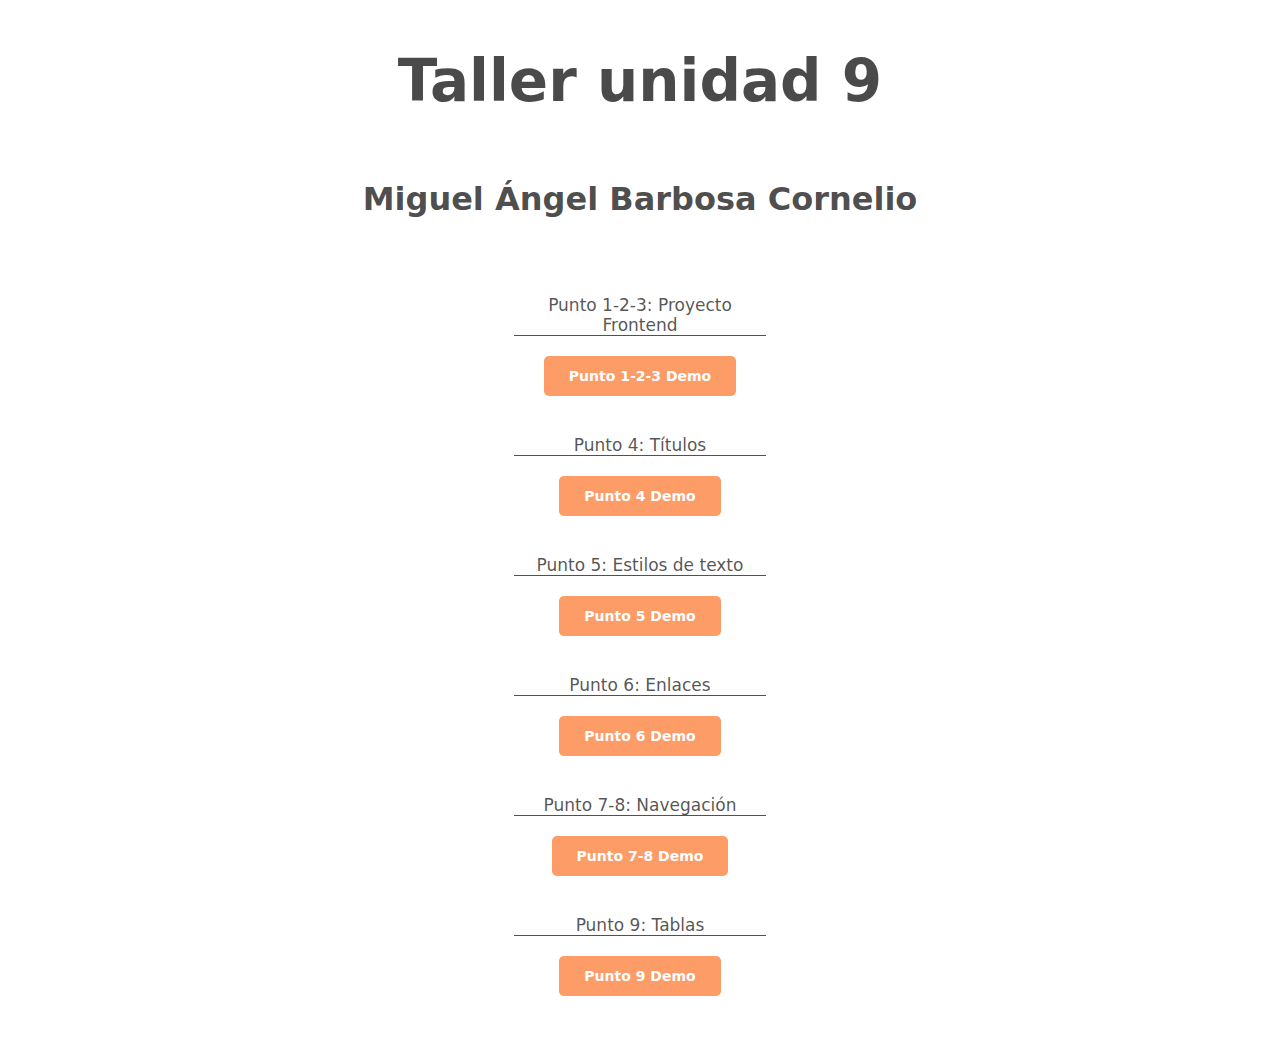
<file: index.html>
<!DOCTYPE html>
<html lang="en">
<head>
  <meta charset="UTF-8">
  <meta http-equiv="X-UA-Compatible" content="IE=edge">
  <meta name="viewport" content="width=device-width, initial-scale=1.0">
  <title>taller 9 menu</title>
  <link rel="stylesheet" href="./styles/styles.css">
</head>
<body> 
  <div>
    <h1> Taller unidad 9</h1>
    <h2>Miguel Ángel Barbosa Cornelio</h2>
    <nav>
      <ul>
        <li>
          <p>
            Punto 1-2-3: Proyecto Frontend
          </p> 
          <a href="./punto-1-2-3/index.html">
            Punto 1-2-3 Demo
          </a>
        </li>
        <li>
          <p>
            Punto 4: Títulos
          </p> 
          <a href="./punto-4/index.html">
            Punto 4 Demo
          </a>
        </li>
        <li>
          <p>
            Punto 5: Estilos de texto
          </p>
          <a href="./punto-5/index.html">
            Punto 5 Demo
          </a>
        </li>
        <li>
          <p>
            Punto 6: Enlaces
          </p>
          <a href="./punto-6/index.html">
            Punto 6 Demo
          </a>
        </li>
        <li>
          <p>
            Punto 7-8: Navegación
          </p>
          <a href="./punto-7-8/index.html">
            Punto 7-8 Demo
          </a>
        </li>
        <li>
          <p>
            Punto 9: Tablas
          </p>
          <a href="./punto-9/index.html">
            Punto 9 Demo
          </a>
        </li>
      </ul>
    </nav>
  </div> 
</body>
</html>
</file>
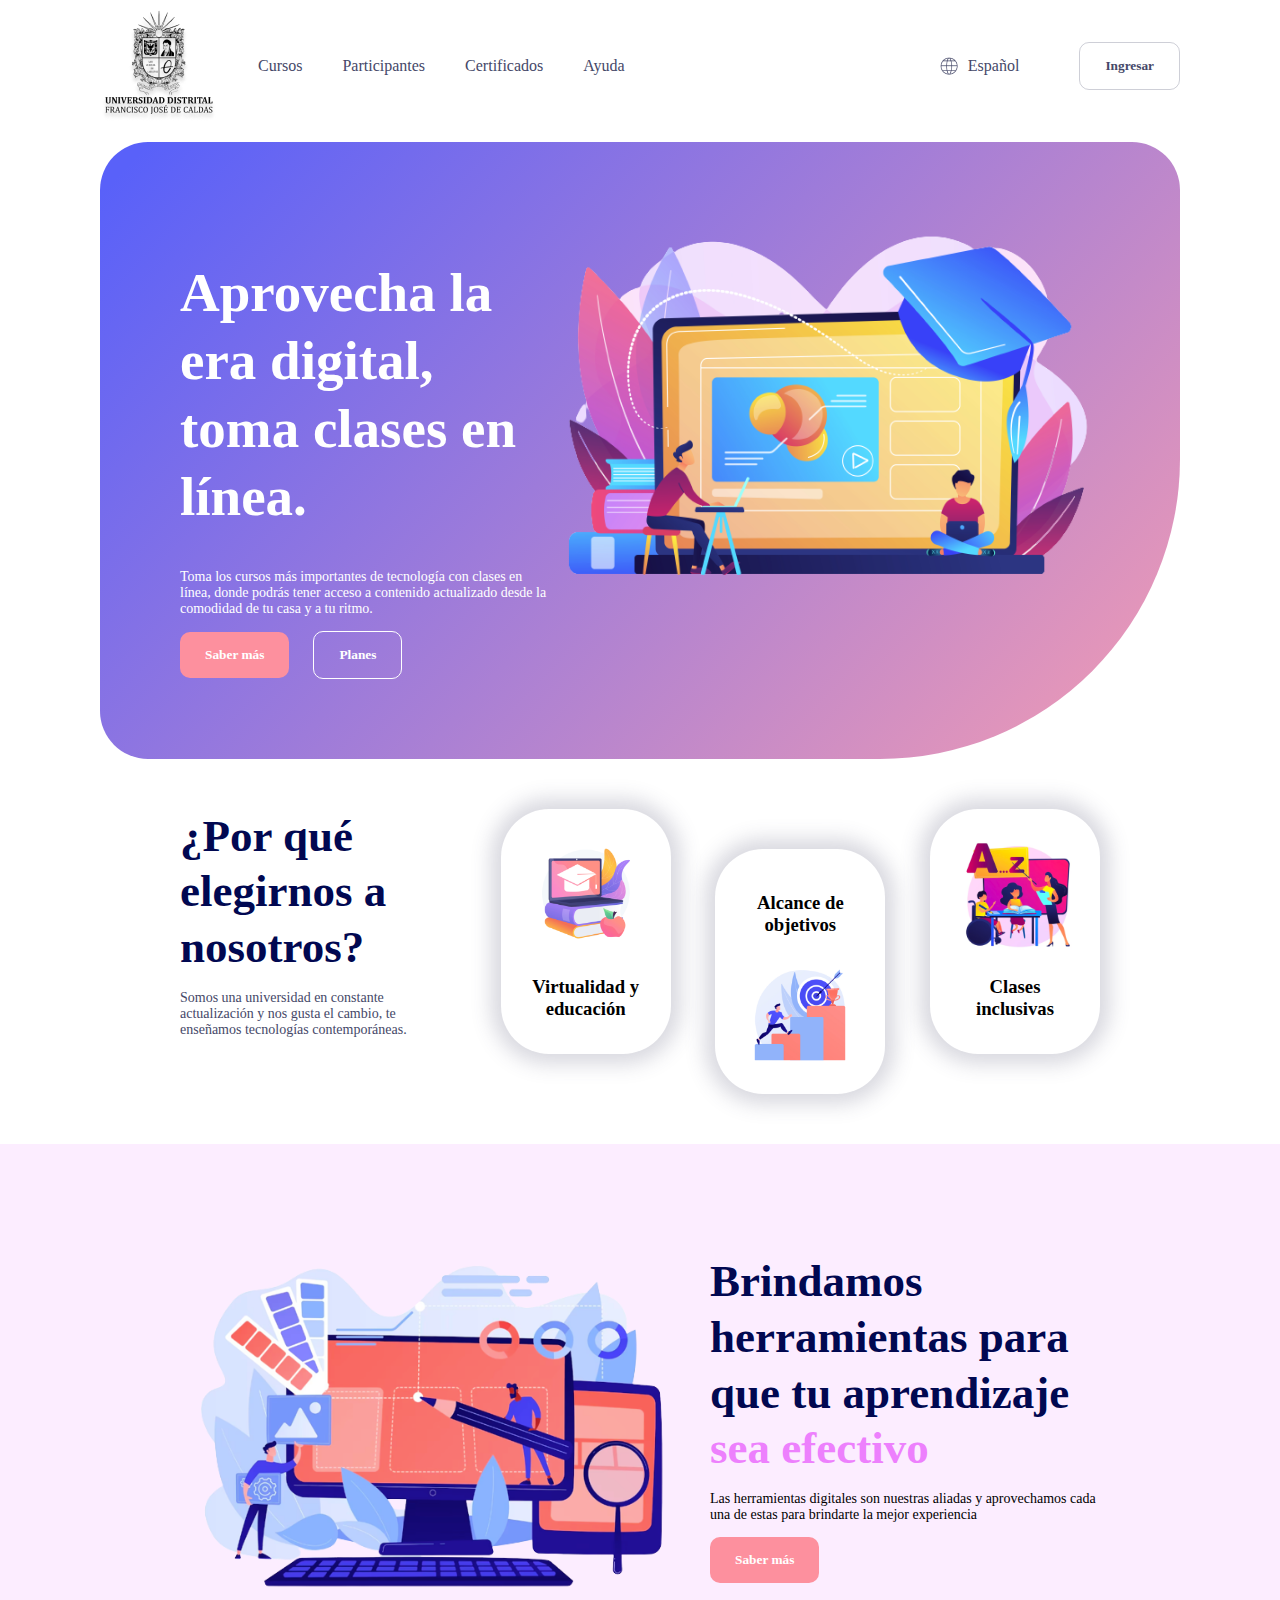
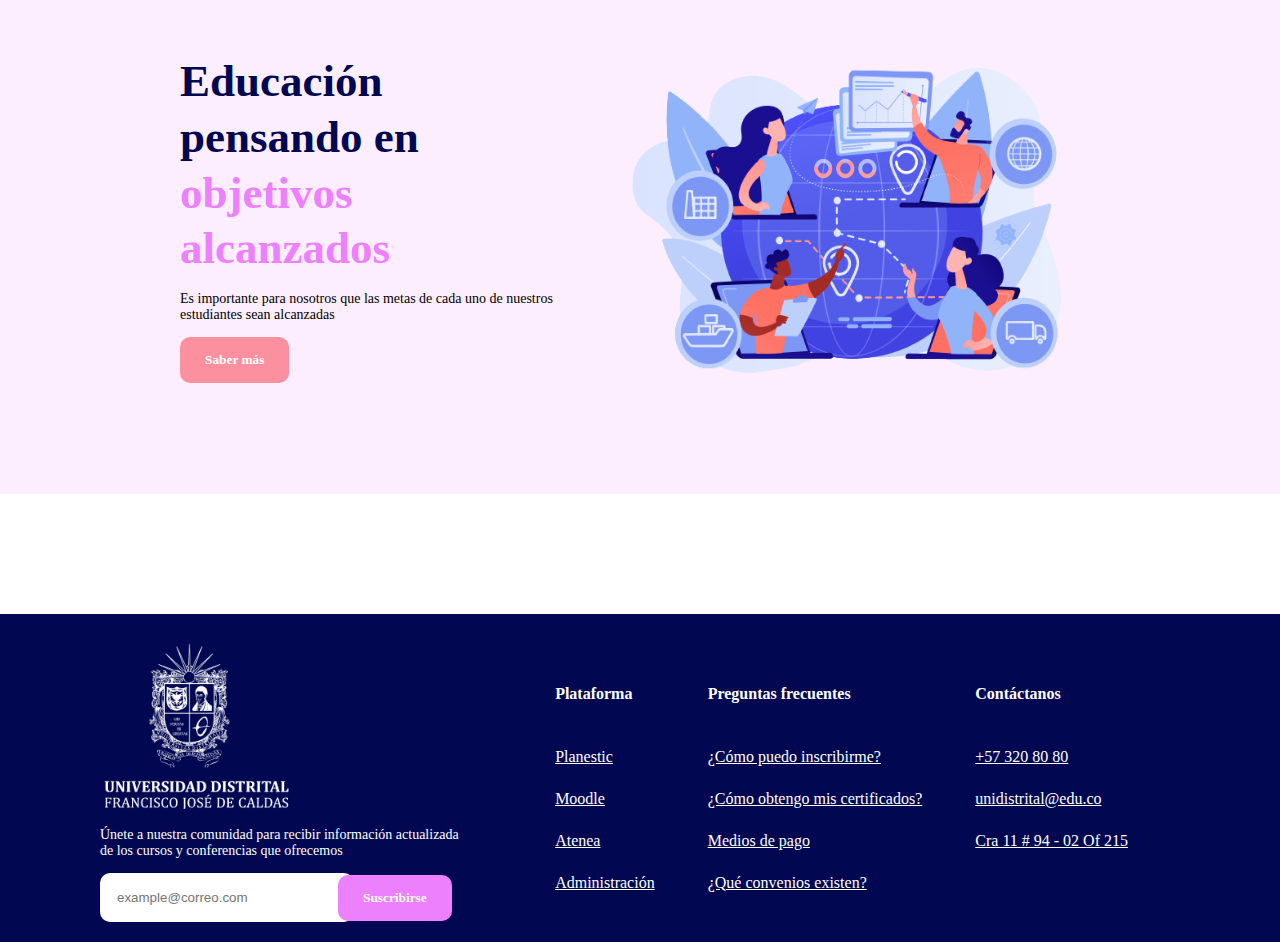
<file: punto-1-2-3/index.html>
<!DOCTYPE html>
<html lang="en">
<head>
    <meta charset="UTF-8">
    <meta name="viewport" content="width=device-width, initial-scale=1.0">
    <link rel="stylesheet" href="./styles/header-styles.css">
    <link rel="stylesheet" href="./styles/common-styles.css">
    <link rel="stylesheet" href="https://indestructibletype.com/fonts/Jost.css" type="text/css" charset="utf-8" />
    <link rel="stylesheet" href="./styles/banner-styles.css">
    <link rel="stylesheet" href="./styles/section-1-styles.css">
    <link rel="stylesheet" href="./styles/section-2-styles.css">
    <link rel="stylesheet" href="./styles/footer-styles.css">
    <title>Page Design</title>
</head>
<body>
    <header>
        <div class="header__navigator">
            <img src="./public/images/header-logo.png" alt="header logo">
            <nav>
                <ul>
                    <li><a href="#banner">Cursos</a></li>
                    <li><a href="#section-1">Participantes</a></li>
                    <li><a href="#section-2">Certificados</a></li>
                    <li><a href="#footer">Ayuda</a></li>
                </ul>
            </nav>
        </div>
        <div class="header__settings">
            <div class="language">
                <img src="./public/images/header-world.png" alt="header world">
                <span>Español</span>
            </div>
            <button>Ingresar</button>
        </div>
        </div>
    </header>
    <main>
        <section id="banner">
            <div class="banner__info">
                <div class="banner__texts">
                    <h1>Aprovecha la era digital, toma clases en línea.</h1>
                    <p>
                        Toma los cursos más importantes de tecnología con 
                        clases en línea, donde podrás tener acceso a contenido 
                        actualizado desde la comodidad de tu casa y a tu ritmo.
                    </p>
                </div>
                <div class="banner__buttons">
                    <button class="button--orange">Saber más</button>
                    <button class="button--transparent">Planes</button>
                </div>
            </div>
            <img src="./public/images/banner-online.png" alt="banner online">
        </section>
        <section id="section-1">
            <div class="section-1__info">
                <h2>¿Por qué elegirnos a nosotros?</h2>
                <p>
                    Somos una universidad en constante actualización y nos 
                    gusta el cambio, te enseñamos tecnologías contemporáneas.
                </p>
            </div>
            <div class="section-1__card">
                <img 
                src="./public/images/section1-education.png" 
                alt="education"
                width="120px"
                height="120px"
                >
                <h3>Virtualidad y educación</h3>
            </div>
            <div class="section-1__card section-1__card-down">
                <h3>Alcance de objetivos</h3>
                <img 
                src="./public/images/section1-goals.png" 
                alt="goals"
                width="120px"
                height="120px"
                >  
            </div>
            <div class="section-1__card">
                <img 
                src="./public/images/section1-teach.png" 
                alt="teach"
                width="120px"
                height="120px"
                >  
                <h3>Clases inclusivas</h3>
            </div>
        </section>
        <section id="section-2">
            <div class="section-2__info">
                <img 
                src="./public/images/section2-tools.png" 
                alt="tools"
                width="500px"
                height="350px"
                >
                <div>
                    <h2>Brindamos herramientas para que tu aprendizaje</h2>
                    <h2 class="title__pink"> sea efectivo</h2>
                    <p>
                        Las herramientas digitales son nuestras aliadas y 
                        aprovechamos cada una de estas para brindarte la 
                        mejor experiencia
                    </p>
                    <button class="button--orange">Saber más</button>
                </div>
            </div>
            <div class="section-2__info">
                <div>
                    <h2>Educación pensando en</h2>
                    <h2 class="title__pink"> objetivos alcanzados</h2>
                    <p>
                        Es importante para nosotros que las metas de cada 
                        uno de nuestros estudiantes sean alcanzadas
                    </p>
                    <button class="button--orange">Saber más</button>
                </div>
                <img 
                   src="./public/images/section2-goals.png" 
                   alt=""
                   width="500px"
                   height="350px"
                    >
            </div>
        </section>
    </main>
    <footer id="footer">
        <div class="footer__info">
            <img 
            src="./public/images/footer-logo.png" 
            alt="logo"
            width="200px"
            height="175px"
            >
            <p>
                Únete a nuestra comunidad para recibir información 
                actualizada de los cursos y conferencias que ofrecemos
            </p>
            <form action="">
                <input 
                type="email"
                placeholder="example@correo.com"
                name="user_email"
                >
                <button>Suscribirse</button>
            </form>
        </div>
        <div class="footer__list">
            <table>
                <thead>
                    <tr>
                        <th>Plataforma</th>
                        <th>Preguntas frecuentes</th>
                        <th>Contáctanos</th>
                    </tr>
                </thead>
                <tbody>
                    <tr>
                        <td><a href="">Planestic</a></td>
                        <td><a href="">¿Cómo puedo inscribirme?</a></td>
                        <td><a href="">+57 320 80 80</a></td>
                    </tr>
                    <tr>
                        <td><a href="">Moodle</a></td>
                        <td><a href="">¿Cómo obtengo mis certificados?</a></td>
                        <td><a href="">unidistrital@edu.co</a></td>
                    </tr>
                    <tr>
                        <td><a href="">Atenea</a></td>
                        <td><a href="">Medios de pago</a></td>
                        <td><a href="">Cra 11 # 94 - 02 Of 215</a></td>
                    </tr>
                    <tr>
                        <td><a href="">Administración</a></td>
                        <td><a href="">¿Qué convenios existen?</a></td>
                    </tr>
                </tbody>
            </table>
        </div>
    </footer>
</body>
</html>
</file>
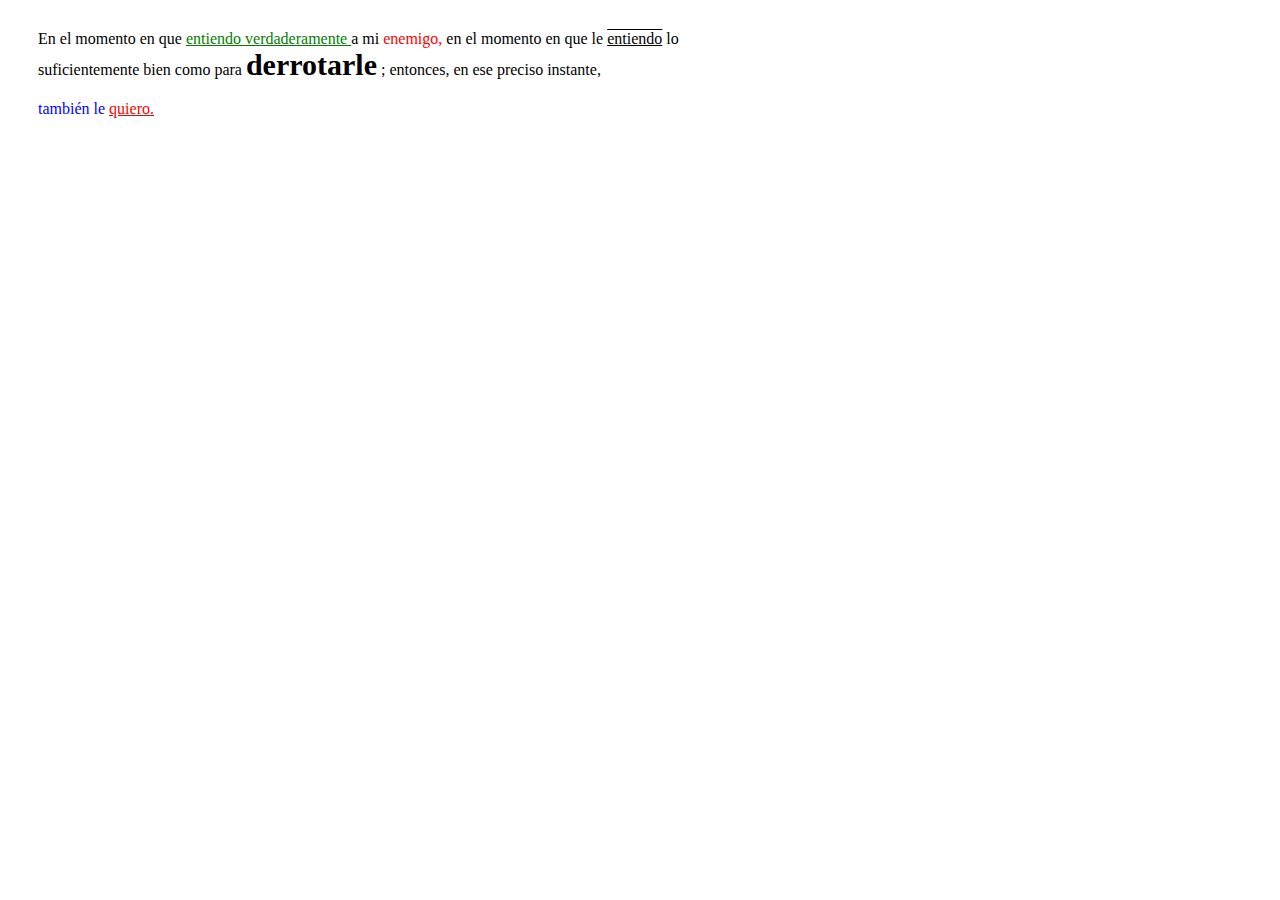
<file: punto-5/index.html>
<!DOCTYPE html>
<html lang="en">
<head>
    <meta charset="UTF-8">
    <meta name="viewport" content="width=device-width, initial-scale=1.0">
    <title>Document</title>
    <link rel="stylesheet" href="./styles/styles.css">
</head>
<body>
    <p>
        <span> En el momento en que </span>
        <u class="verde">entiendo verdaderamente </u>
        <span>a mi </span>
        <span class="red">enemigo, </span>
        <span>en el momento en que le </span>
        <span class="underover">entiendo</span>       
        <span>lo <br>suficientemente bien como para </span>
        <b>derrotarle</b>
        <span>; entonces, en ese preciso instante, </span> <br><br>
        <span class="blue">también le </span>
        <u>quiero.</u>
    </p>
</body>
</html>
</file>
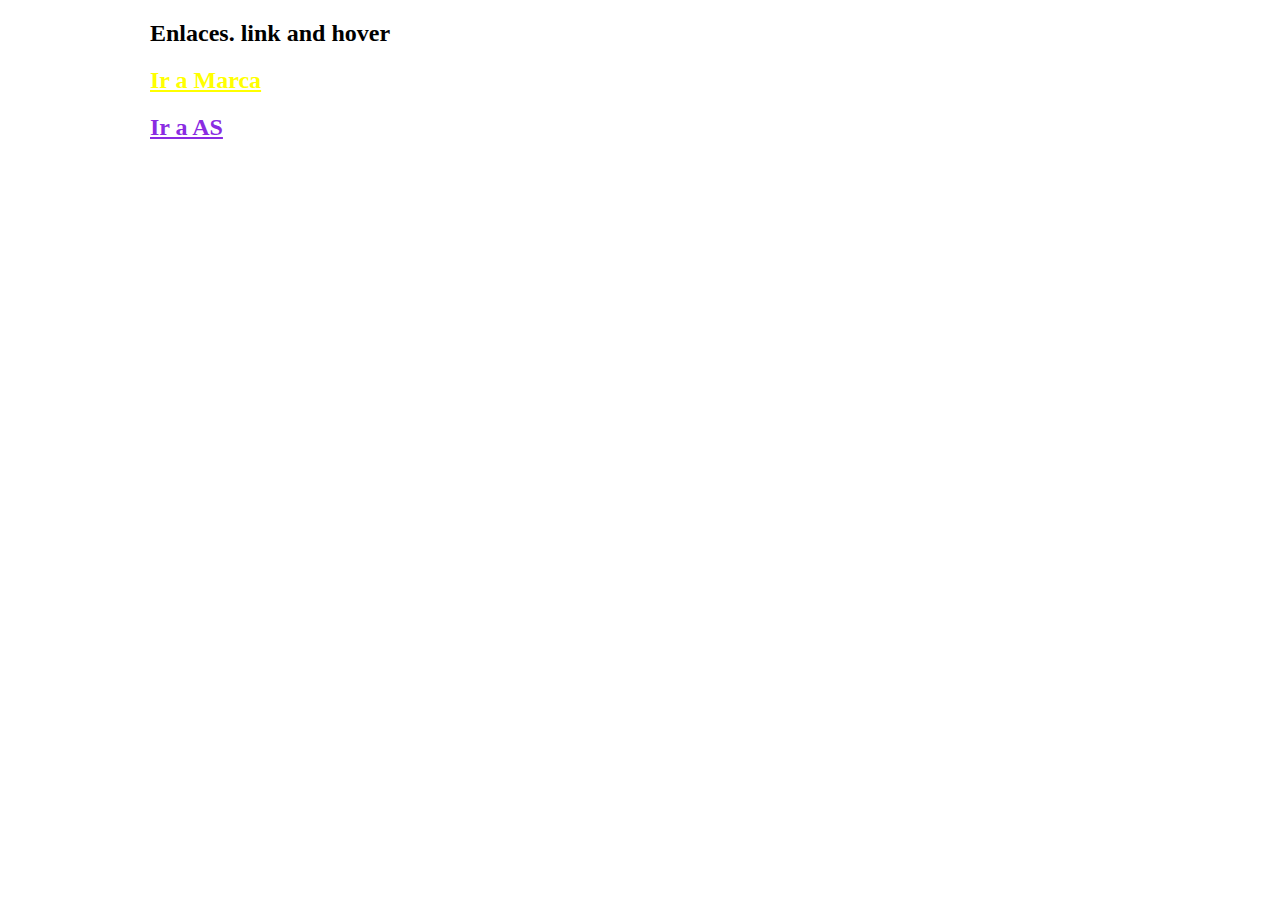
<file: punto-6/index.html>
<!DOCTYPE html>
<html lang="en">
<head>
    <meta charset="UTF-8">
    <meta name="viewport" content="width=device-width, initial-scale=1.0">
    <title>Document</title>
    <link rel="stylesheet" href="./styles/styles.css">
</head>
<body>
    <h2>Enlaces. link and hover</h2>

    <h2 class="yellow">
        <a href="https://www.marca.com" target="_blank" style="color: yellow;">Ir a Marca</a> <br>
    </h2>
    
    <h2 class="violet">
        <a href="https://colombia.as.com/" target="_blank" style="color:blueviolet;">Ir a AS</a>
    </h2>
    
</body>
</html>
</file>
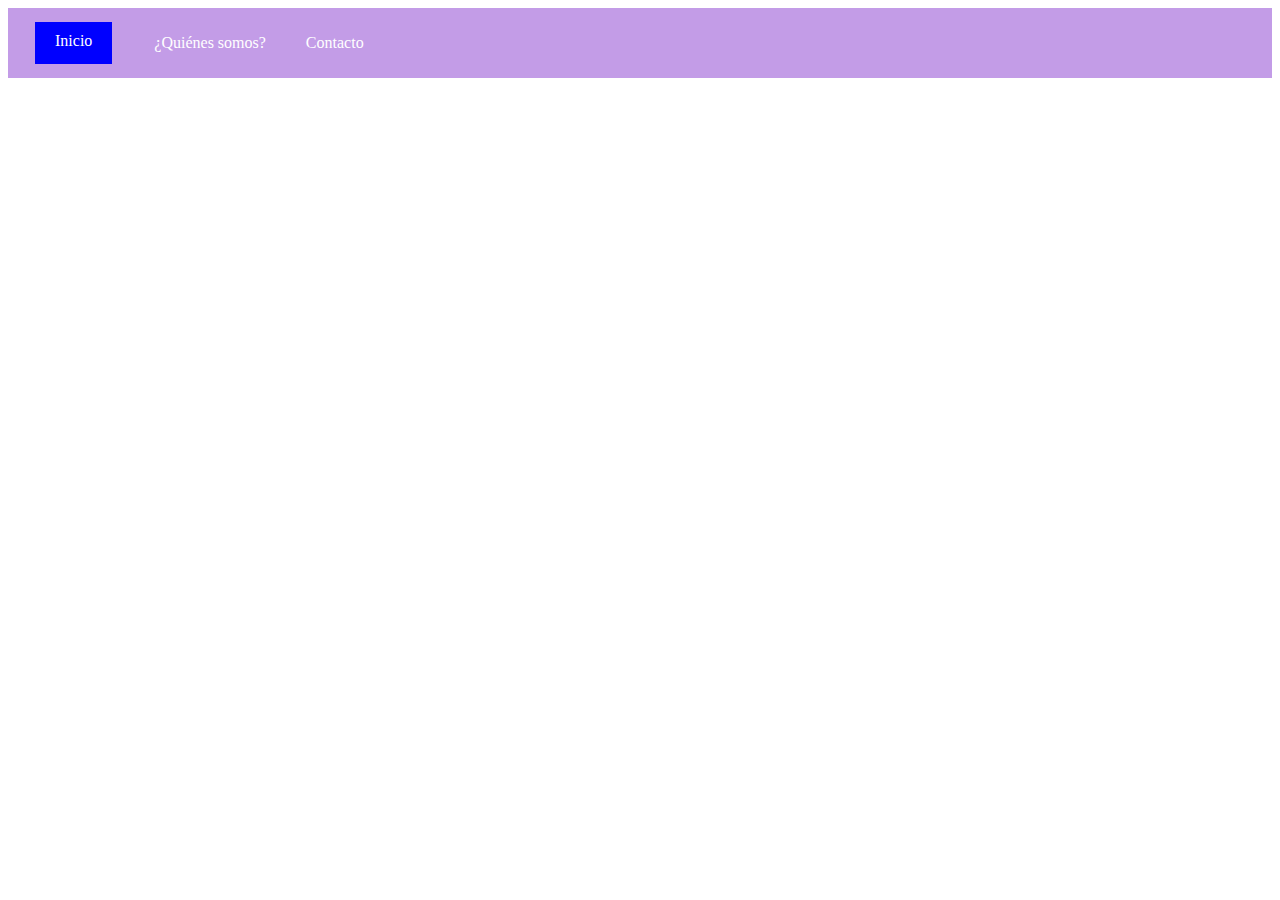
<file: punto-7-8/index.html>
<!DOCTYPE html>
<html lang="en">
<head>
    <meta charset="UTF-8">
    <meta name="viewport" content="width=device-width, initial-scale=1.0">
    <title>Document</title>
    <link rel="stylesheet" href="./styles/styles.css">
</head>
<body>
    <section>
        <nav>
            <ul class="Inicio">Inicio</ul>
            <ul>¿Quiénes somos?</ul>
            <ul>Contacto</ul>
        </nav>
    </section>
</body>
</html>
</file>
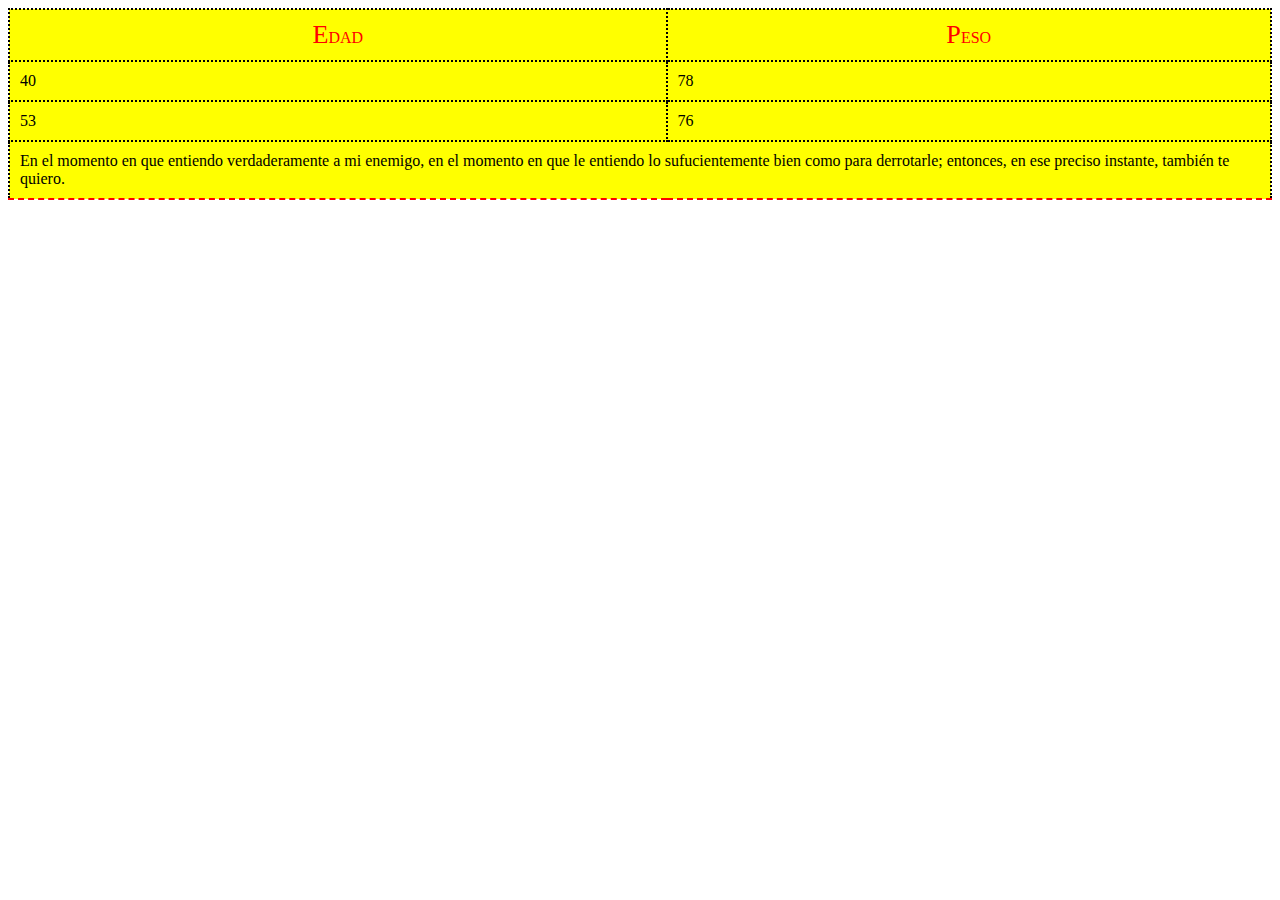
<file: punto-9/index.html>
<!DOCTYPE html>
<html lang="en">
<head>
    <meta charset="UTF-8">
    <meta name="viewport" content="width=device-width, initial-scale=1.0">
    <title>Document</title>
    <link rel="stylesheet" href="./styles/styles.css">
</head>
<body>
    <table class="tabla">
        <tr>
           <td class="primer">EDAD</td>
           <td class="primer">PESO</td>
        </tr>
        <tr>
           <td>40</td>
           <td>78</td>
        </tr>
        <tr>
           <td>53</td>
           <td>76</td>
        </tr>
        <tr>
           <td colspan="2">En el momento en que entiendo verdaderamente
            a mi enemigo, en el momento en que le entiendo lo sufucientemente
            bien como para derrotarle; entonces, en ese preciso instante,
            también te quiero.
           </td>
        </tr>
       </table>
</body>
</html>
</file>
<file: styles/styles.css>
body {
  text-align: center;
  color: #000000b5;
  font-family: system-ui, -apple-system;
}

body, div {
  display: flex;
  justify-content: center;
  align-items: center;
}

div {
  flex-direction: column;
  width: 50%;
  height: 50%;
  text-align: center;
}

h1 {
  font-size: 58px;
}

h2 {
  font-size: 32px;
}

nav {
  width: 40%;
}

ul {
  padding: 0;
  text-align: center;
  list-style: none;
}

li {
  margin: 50px 0;
}

p {
  margin: 40px 0 30px;
  color: #000000ae;
  font-size: 17px;
  border-bottom: 1px solid;
}

a {
  padding: 12px 25px;
  color: #ffffff;
  background-color: #fd8f54e2;
  border: none;
  border-radius: 5px;
  font-family: system-ui, -apple-system;
  font-size: 14px;
  font-weight: bold;
  text-decoration: none;
  cursor: pointer;
}

a:hover {
  background-color: #e87537e2;
}
</file>
<file: punto-1-2-3/styles/header-styles.css>
header {
    display: flex;
    justify-content: space-between;
    margin: 10px 100px;
}

.header__navigator {
    display: flex;
    align-items: center;
}

ul {
    display: flex;
    gap: 40px;
    list-style: none;
}

nav a {
    color: #454868;
    text-decoration: none;
    font-weight: 500;
}

.header__settings {
    display: flex;
    align-items: center;
    gap: 60px;
}

.language {
    display: flex;
    align-items: center;
    gap: 10px;

    font-family: 'Jost';
    font-weight: 300;
    color: #454868;
}

header button {
    background-color: transparent;
    border: 1px solid #45486843;
    color: #454868;
}
</file>
<file: punto-1-2-3/styles/common-styles.css>
body {
    margin: 0px;
}

a {
    font-family: 'Jost';
}

button {
    padding: 15px 25px;
    font-family: 'Jost';
    font-weight: bold;
    border-radius: 10px;
    cursor: pointer;
}

p {
    font-family: 'Jost';
    font-size: 14px;
}
    
.button--orange {
    background-color: #FD909E;
    color: white;
    border: none;
}

h2 {
    font-family: 'Jost';
    font-size: 45px;
    color: #010851;
    line-height: 124%;
    letter-spacing: -1%;
    margin: 0;
}
</file>
<file: punto-1-2-3/styles/banner-styles.css>
#banner {
    display: flex;
    margin: 20px 100px;
    padding: 80px;
    background: linear-gradient(313deg, #EE9AB5 3.28%, #5961F9 97.04%);
    border-radius: 48px 48px 300px 48px;
    color: white;
}

h1 {
    font-family: 'Jost';
    font-size: 55px;
    line-height: 124%;
    letter-spacing: -1%;
}

#banner img {
    width: 550px;
    height: 370px;
}

.button--transparent {
    background-color: transparent;
    color: white;
    border: 1px solid;
    margin-left: 20px;
}
</file>
<file: punto-1-2-3/styles/section-1-styles.css>
#section-1 {
    display: flex;
    justify-content: space-between;

    margin: 50px 180px;
}

.section-1__info {
    width: 30%;
}

.section-1__info p { 
    color: #454868;
}

.section-1__card {
    width: min-content;
    height: 195px;
    text-align: center;

    padding: 25px;
    border-radius: 48px;
    box-shadow: 0px 0px 20px 10px #45486836;
}

.section-1__card-down {
    margin-top: 40px;
}

h3 {
    font-family: 'Jost';
}
</file>
<file: punto-1-2-3/styles/section-2-styles.css>
#section-2 {
    padding: 50PX 180px;
    background-color: #ED80FD25;
}

.section-2__info {
    display: flex;
    align-items: center;
    gap: 30px;
    margin: 50px 0px;
}

.title__pink {
    color: #ED80FD;
}
</file>
<file: punto-1-2-3/styles/footer-styles.css>
footer {
    display: flex;
    justify-content: space-between;
    align-items: center;


    margin-top: 120px;
    padding: 20px 100px;
    background-color: #010851;
    color: white;
}

.footer__info {
    width: 34%;
}

form button {
    background-color: #ed80fd;
    color: white;
    border: none;
}

input {
    padding: 17px;
    margin-right: -20px;
    width: 220px;

    border: none;
    border-radius: 10px;
    background-color: 4548688c;
}

table {
    font-family: "Jost";
    text-align: left;
}

th {
    height: 80px;
}

tr {
    height: 40px;
}

td {
    padding-right: 50px;
}

td a {
    color: white;
}
</file>
<file: punto-5/styles/styles.css>
.verde {
    color: green;
}

.red {
    color: red;
}

.underover {
    text-decoration: underline overline;
}

b {
    font-size: 30px;
}

.blue {
    color: blue;
}

u {
    color: red;
}

p {
    margin: 30px;
    text-align: left;
}
</file>
<file: punto-6/styles/styles.css>
body {
    margin-left: 150px;
    text-align: left;
}
</file>
<file: punto-7-8/styles/styles.css>
nav {
    display: flex;
    text-align: center;
    background-size: cover;
    }

.Inicio {
    cursor: pointer;
    margin: 4px 2px;
    padding: 10px 20px;
    background-color: blue;
    box-shadow: none;
}

section {
    color: white;
    padding: 10px 25px;
    background-color: rgb(195, 156, 231);
}
</file>
<file: punto-9/styles/styles.css>
.tabla {
    width: 100%;
    border-collapse: collapse;
    border-spacing: 10px;
   }
   
   .tabla td {
    padding: 10px;
    background-color: yellow;
    border: 2px dotted #000;
  
   }

   .tabla tr:first-child td {
    color: red;
    text-align: center;
   }
   
   .primer::first-letter {
    text-transform: capitalize;
    font-size: 2.5cap; 
}

.tabla tr:last-child td {
    border-bottom: 2px solid red;
    border-bottom-style: dashed;
   }
</file>
